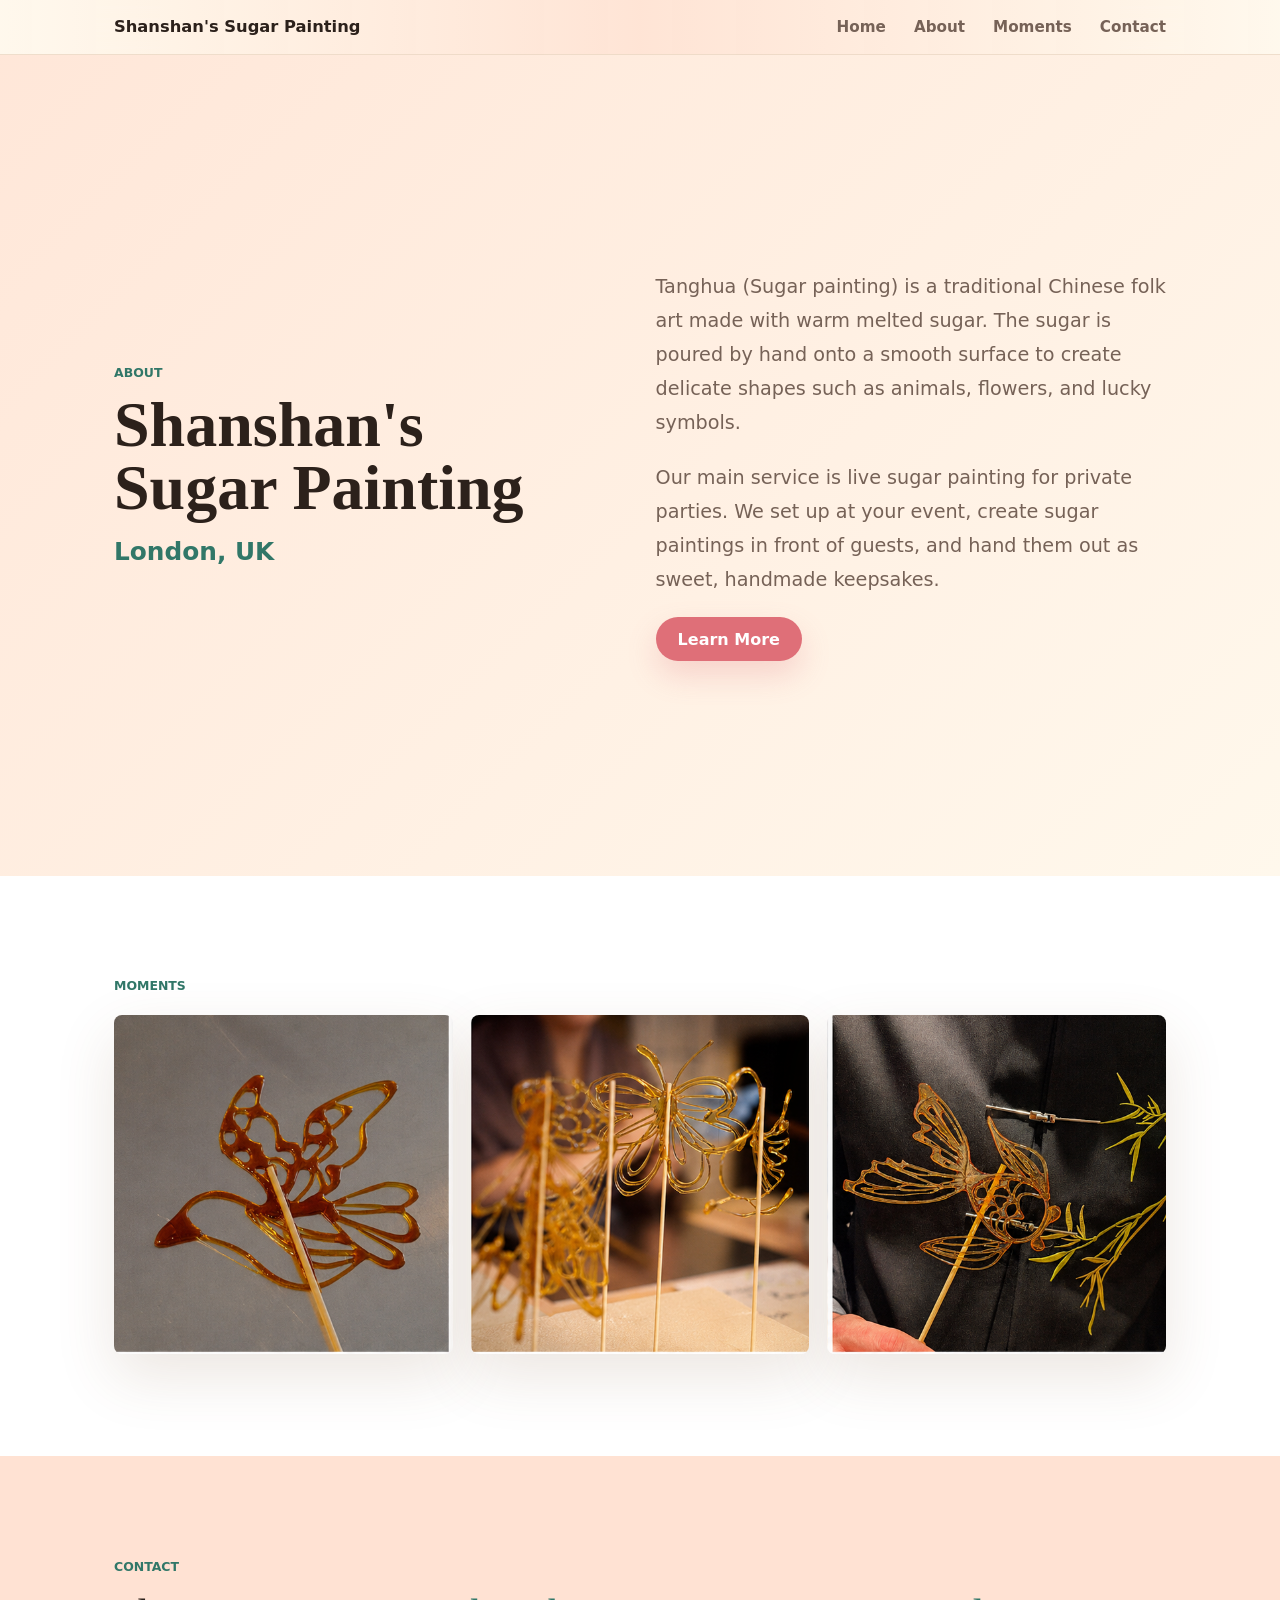
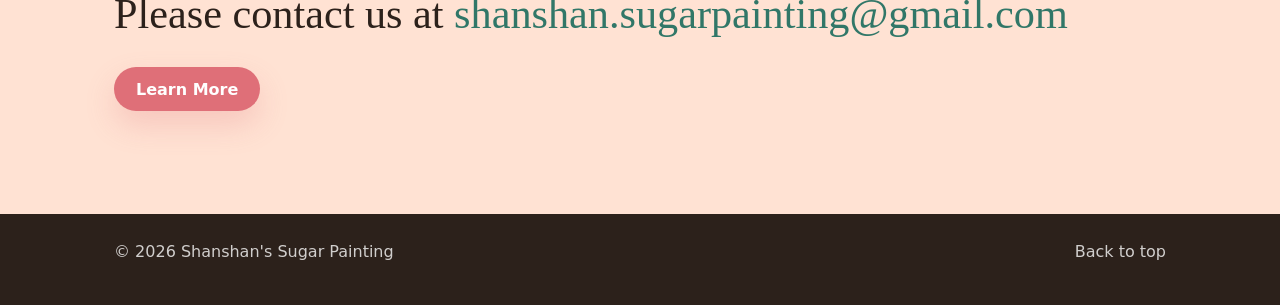
<file: index.html>
<!doctype html>
<html lang="zh-CN">
  <head>
    <meta charset="utf-8" />
    <meta name="viewport" content="width=device-width, initial-scale=1" />
    <title>Shanshan's Sugar Painting | 手工糖画体验</title>
    <meta
      name="description"
      content="Shanshan's Sugar Painting brings warm, child-friendly Chinese sugar painting workshops and party experiences to families in London."
    />
    <link rel="stylesheet" href="styles.css" />
  </head>
  <body>
    <header class="site-header" data-header>
      <a class="brand" href="index.html" aria-label="Shanshan's Sugar Painting home">
        <span>
          <strong>Shanshan's Sugar Painting</strong>
        </span>
      </a>
      <button class="menu-toggle" type="button" aria-controls="site-nav" aria-expanded="false" data-menu-toggle>
        <span></span>
        <span></span>
        <span></span>
      </button>
      <nav class="nav-links" id="site-nav" aria-label="Primary navigation" data-nav>
        <a href="index.html">Home</a>
        <a href="about.html">About</a>
        <a href="moments.html">Moments</a>
        <a href="contact.html">Contact</a>
      </nav>
    </header>

    <main id="top">
      <section class="about home-about" id="about" aria-label="About sugar painting">
        <div class="section-heading-simple">
          <p class="section-kicker">About</p>
          <h1>Shanshan's Sugar Painting</h1>
          <p class="home-subtitle">London, UK</p>
        </div>
        <div class="about-copy">
          <p>
            Tanghua (Sugar painting) is a traditional Chinese folk art made with warm melted sugar.
            The sugar is poured by hand onto a smooth surface to create delicate shapes such as
            animals, flowers, and lucky symbols.
          </p>
          <p>
            Our main service is live sugar painting for private parties. We set up at your event,
            create sugar paintings in front of guests, and hand them out as sweet, handmade keepsakes.
          </p>
          <a class="button primary" href="about.html">Learn More</a>
        </div>
      </section>

      <a class="moments" id="moments" href="moments.html" aria-label="View Moments page">
        <p class="section-kicker">Moments</p>
        <div class="moments-photos" aria-hidden="true">
          <img src="assets/moment-1.png" alt="" />
          <img src="assets/moment-2.png" alt="" />
          <img src="assets/moment-3.png" alt="" />
        </div>
      </a>

      <section class="contact-line" id="contact" aria-label="Contact">
        <p class="section-kicker">Contact</p>
        <p>
          Please contact us at
          <a href="mailto:shanshan.sugarpainting@gmail.com">shanshan.sugarpainting@gmail.com</a>
        </p>
        <a class="button primary" href="contact.html">Learn More</a>
      </section>
    </main>

    <footer class="site-footer">
      <p>© <span data-year></span> Shanshan's Sugar Painting</p>
      <a href="#top">Back to top</a>
    </footer>

    <script src="script.js"></script>
  </body>
</html>
</file>
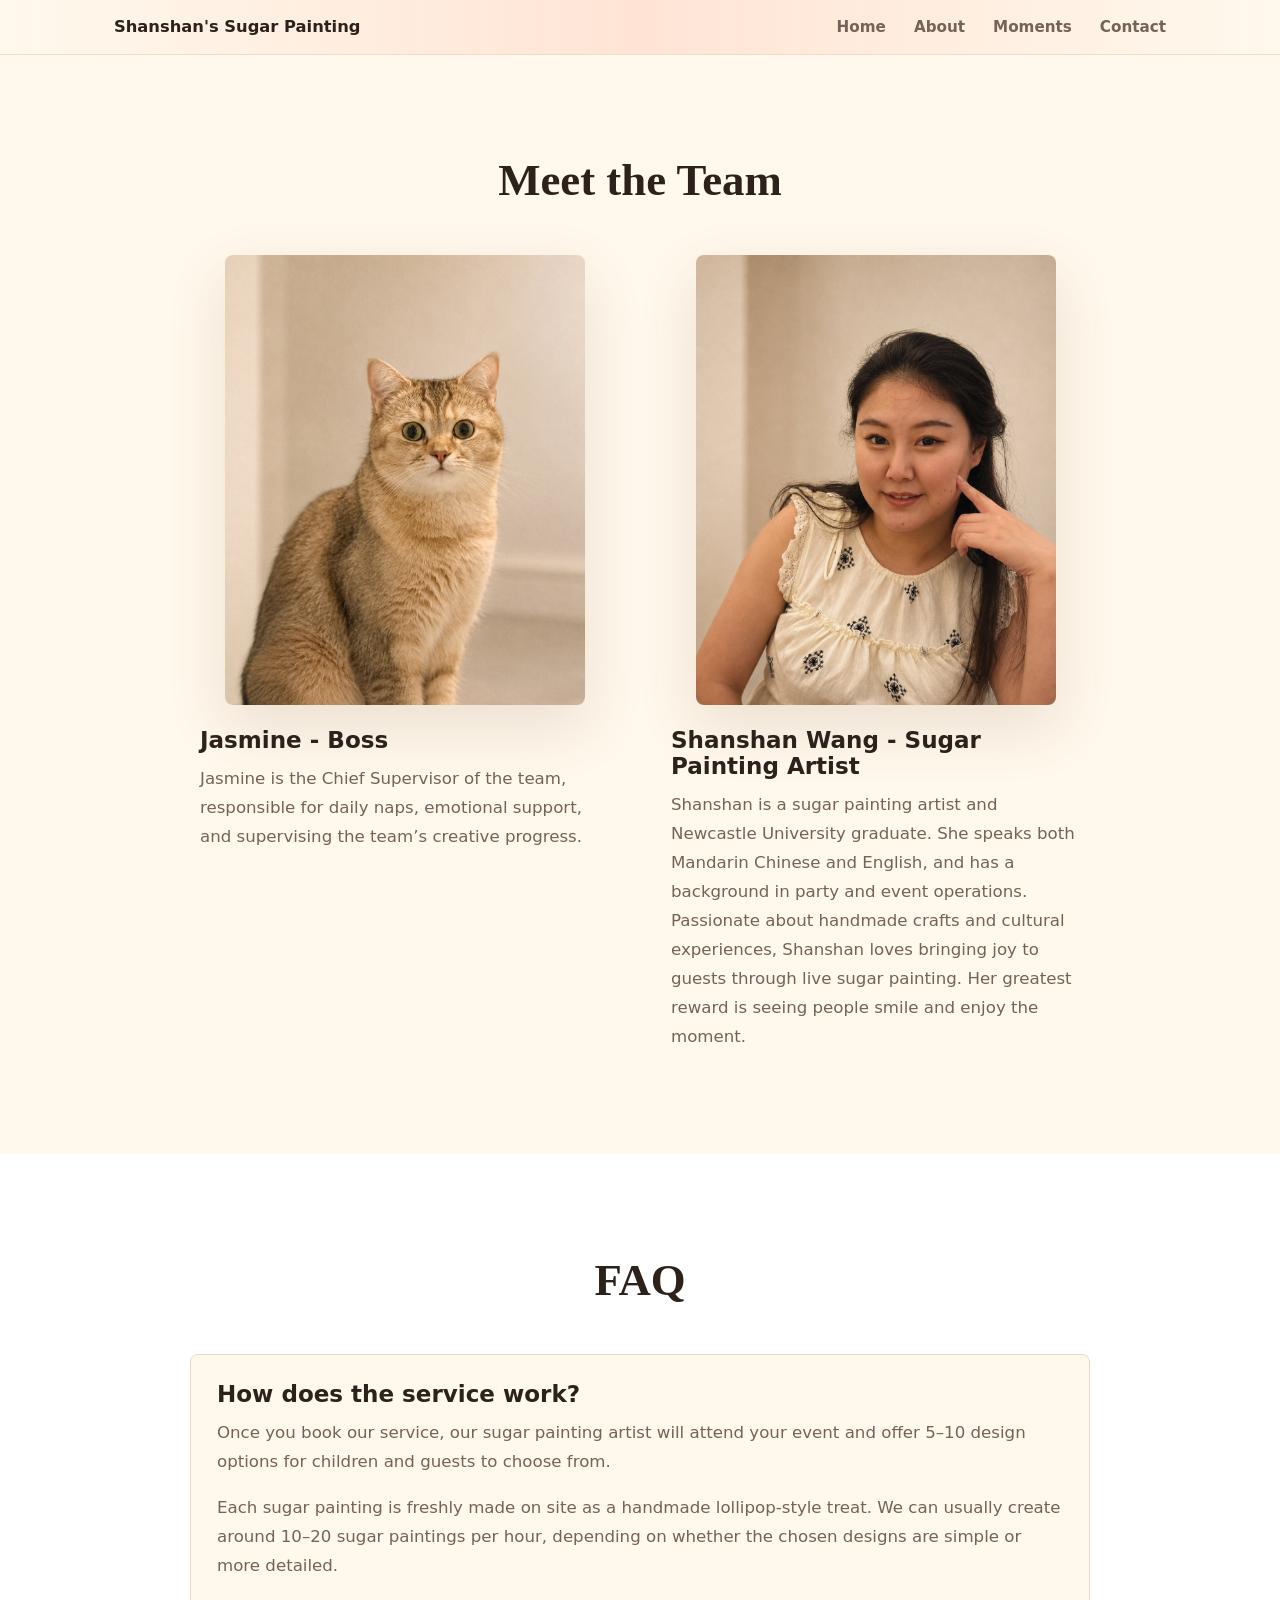
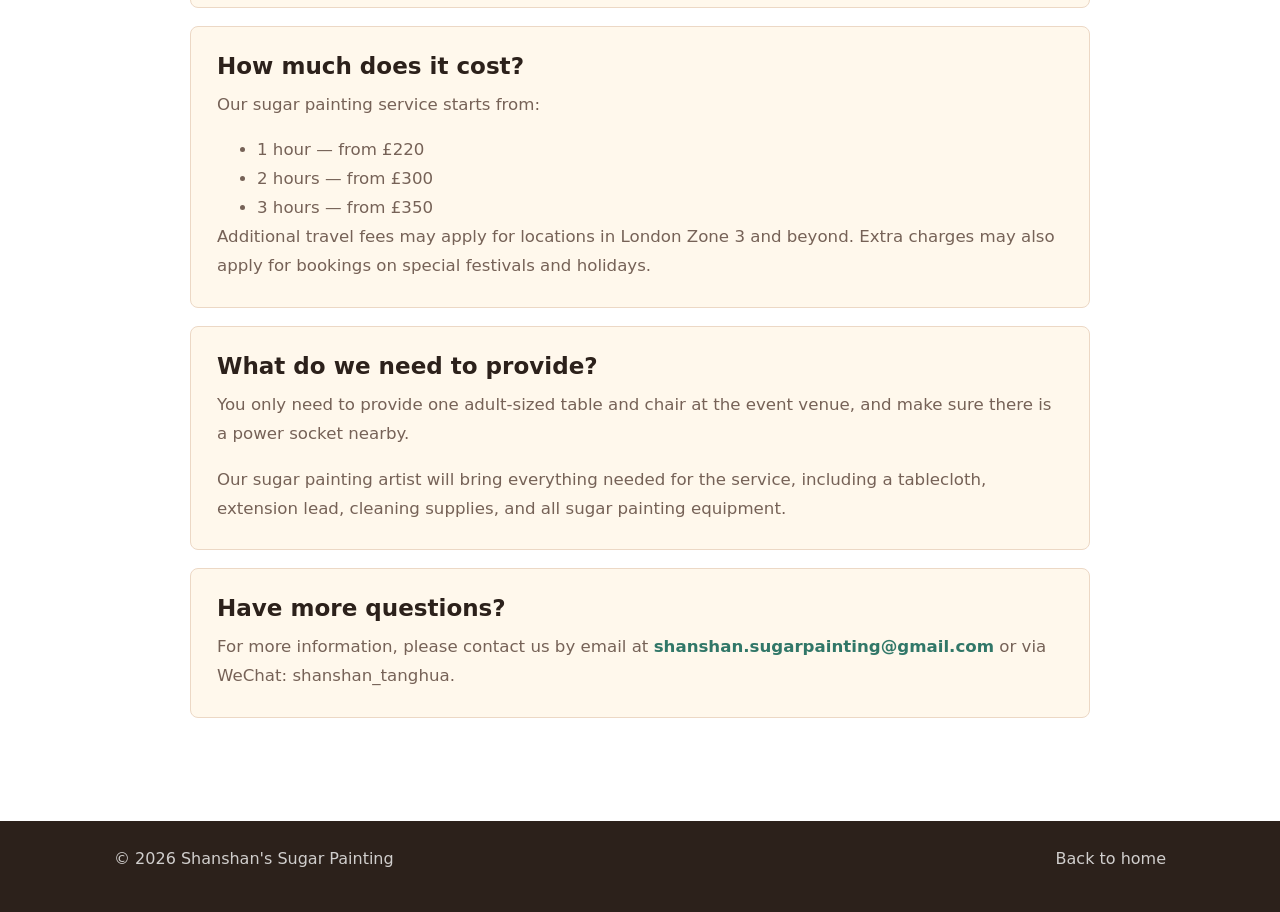
<file: about.html>
<!doctype html>
<html lang="en">
  <head>
    <meta charset="utf-8" />
    <meta name="viewport" content="width=device-width, initial-scale=1" />
    <title>About | Shanshan's Sugar Painting</title>
    <meta
      name="description"
      content="Meet the Shanshan's Sugar Painting team and read frequently asked questions about live sugar painting events."
    />
    <link rel="stylesheet" href="styles.css" />
  </head>
  <body>
    <header class="site-header" data-header>
      <a class="brand" href="index.html" aria-label="Shanshan's Sugar Painting home">
        <span>
          <strong>Shanshan's Sugar Painting</strong>
        </span>
      </a>
      <button class="menu-toggle" type="button" aria-controls="site-nav" aria-expanded="false" data-menu-toggle>
        <span></span>
        <span></span>
        <span></span>
      </button>
      <nav class="nav-links" id="site-nav" aria-label="Primary navigation" data-nav>
        <a href="index.html">Home</a>
        <a href="about.html">About</a>
        <a href="moments.html">Moments</a>
        <a href="contact.html">Contact</a>
      </nav>
    </header>

    <main>
      <section class="page-section team-section" aria-labelledby="team-title">
        <h1 id="team-title">Meet the Team</h1>
        <div class="team-grid">
          <article class="team-member">
            <img src="assets/jasmine-cat.png" alt="Jasmine the cat" />
            <div>
              <h2>Jasmine - Boss</h2>
              <p>
                Jasmine is the Chief Supervisor of the team, responsible for daily naps, emotional
                support, and supervising the team’s creative progress.
              </p>
            </div>
          </article>
          <article class="team-member">
            <img src="assets/shanshan-portrait.png" alt="Shanshan Wang" />
            <div>
              <h2>Shanshan Wang - Sugar Painting Artist</h2>
              <p>
                Shanshan is a sugar painting artist and Newcastle University graduate. She speaks
                both Mandarin Chinese and English, and has a background in party and event
                operations. Passionate about handmade crafts and cultural experiences, Shanshan
                loves bringing joy to guests through live sugar painting. Her greatest reward is
                seeing people smile and enjoy the moment.
              </p>
            </div>
          </article>
        </div>
      </section>

      <section class="page-section faq-section" aria-labelledby="faq-title">
        <h1 id="faq-title">FAQ</h1>
        <div class="faq-list">
          <article>
            <h2>How does the service work?</h2>
            <p>
              Once you book our service, our sugar painting artist will attend your event and offer
              5–10 design options for children and guests to choose from.
            </p>
            <p>
              Each sugar painting is freshly made on site as a handmade lollipop-style treat. We can
              usually create around 10–20 sugar paintings per hour, depending on whether the chosen
              designs are simple or more detailed.
            </p>
          </article>
          <article>
            <h2>How much does it cost?</h2>
            <p>Our sugar painting service starts from:</p>
            <ul>
              <li>1 hour — from £220</li>
              <li>2 hours — from £300</li>
              <li>3 hours — from £350</li>
            </ul>
            <p>
              Additional travel fees may apply for locations in London Zone 3 and beyond. Extra
              charges may also apply for bookings on special festivals and holidays.
            </p>
          </article>
          <article>
            <h2>What do we need to provide?</h2>
            <p>
              You only need to provide one adult-sized table and chair at the event venue, and make
              sure there is a power socket nearby.
            </p>
            <p>
              Our sugar painting artist will bring everything needed for the service, including a
              tablecloth, extension lead, cleaning supplies, and all sugar painting equipment.
            </p>
          </article>
          <article>
            <h2>Have more questions?</h2>
            <p>
              For more information, please contact us by email at
              <a href="mailto:shanshan.sugarpainting@gmail.com">shanshan.sugarpainting@gmail.com</a>
              or via WeChat: shanshan_tanghua.
            </p>
          </article>
        </div>
      </section>
    </main>

    <footer class="site-footer">
      <p>© <span data-year></span> Shanshan's Sugar Painting</p>
      <a href="index.html">Back to home</a>
    </footer>

    <script src="script.js"></script>
  </body>
</html>
</file>
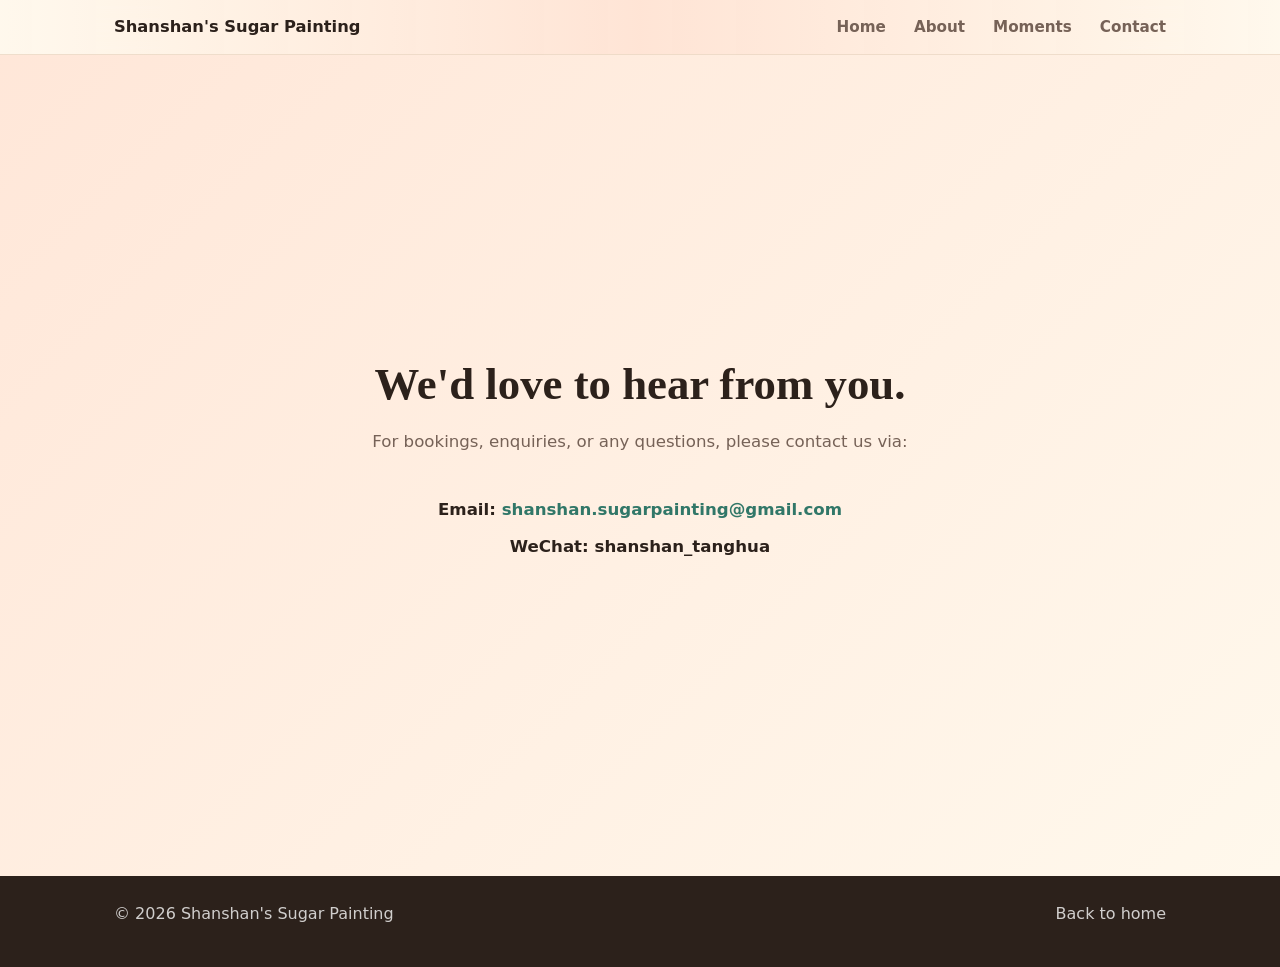
<file: contact.html>
<!doctype html>
<html lang="en">
  <head>
    <meta charset="utf-8" />
    <meta name="viewport" content="width=device-width, initial-scale=1" />
    <title>Contact | Shanshan's Sugar Painting</title>
    <meta
      name="description"
      content="Contact Shanshan's Sugar Painting for bookings, enquiries, and live sugar painting events."
    />
    <link rel="stylesheet" href="styles.css" />
  </head>
  <body>
    <header class="site-header" data-header>
      <a class="brand" href="index.html" aria-label="Shanshan's Sugar Painting home">
        <span>
          <strong>Shanshan's Sugar Painting</strong>
        </span>
      </a>
      <button class="menu-toggle" type="button" aria-controls="site-nav" aria-expanded="false" data-menu-toggle>
        <span></span>
        <span></span>
        <span></span>
      </button>
      <nav class="nav-links" id="site-nav" aria-label="Primary navigation" data-nav>
        <a href="index.html">Home</a>
        <a href="about.html">About</a>
        <a href="moments.html">Moments</a>
        <a href="contact.html">Contact</a>
      </nav>
    </header>

    <main>
      <section class="page-section contact-page" aria-labelledby="contact-title">
        <h1 id="contact-title">We'd love to hear from you.</h1>
        <p>For bookings, enquiries, or any questions, please contact us via:</p>
        <div class="contact-details">
          <p>
            Email:
            <a href="mailto:shanshan.sugarpainting@gmail.com">shanshan.sugarpainting@gmail.com</a>
          </p>
          <p>WeChat: shanshan_tanghua</p>
        </div>
      </section>
    </main>

    <footer class="site-footer">
      <p>© <span data-year></span> Shanshan's Sugar Painting</p>
      <a href="index.html">Back to home</a>
    </footer>

    <script src="script.js"></script>
  </body>
</html>
</file>
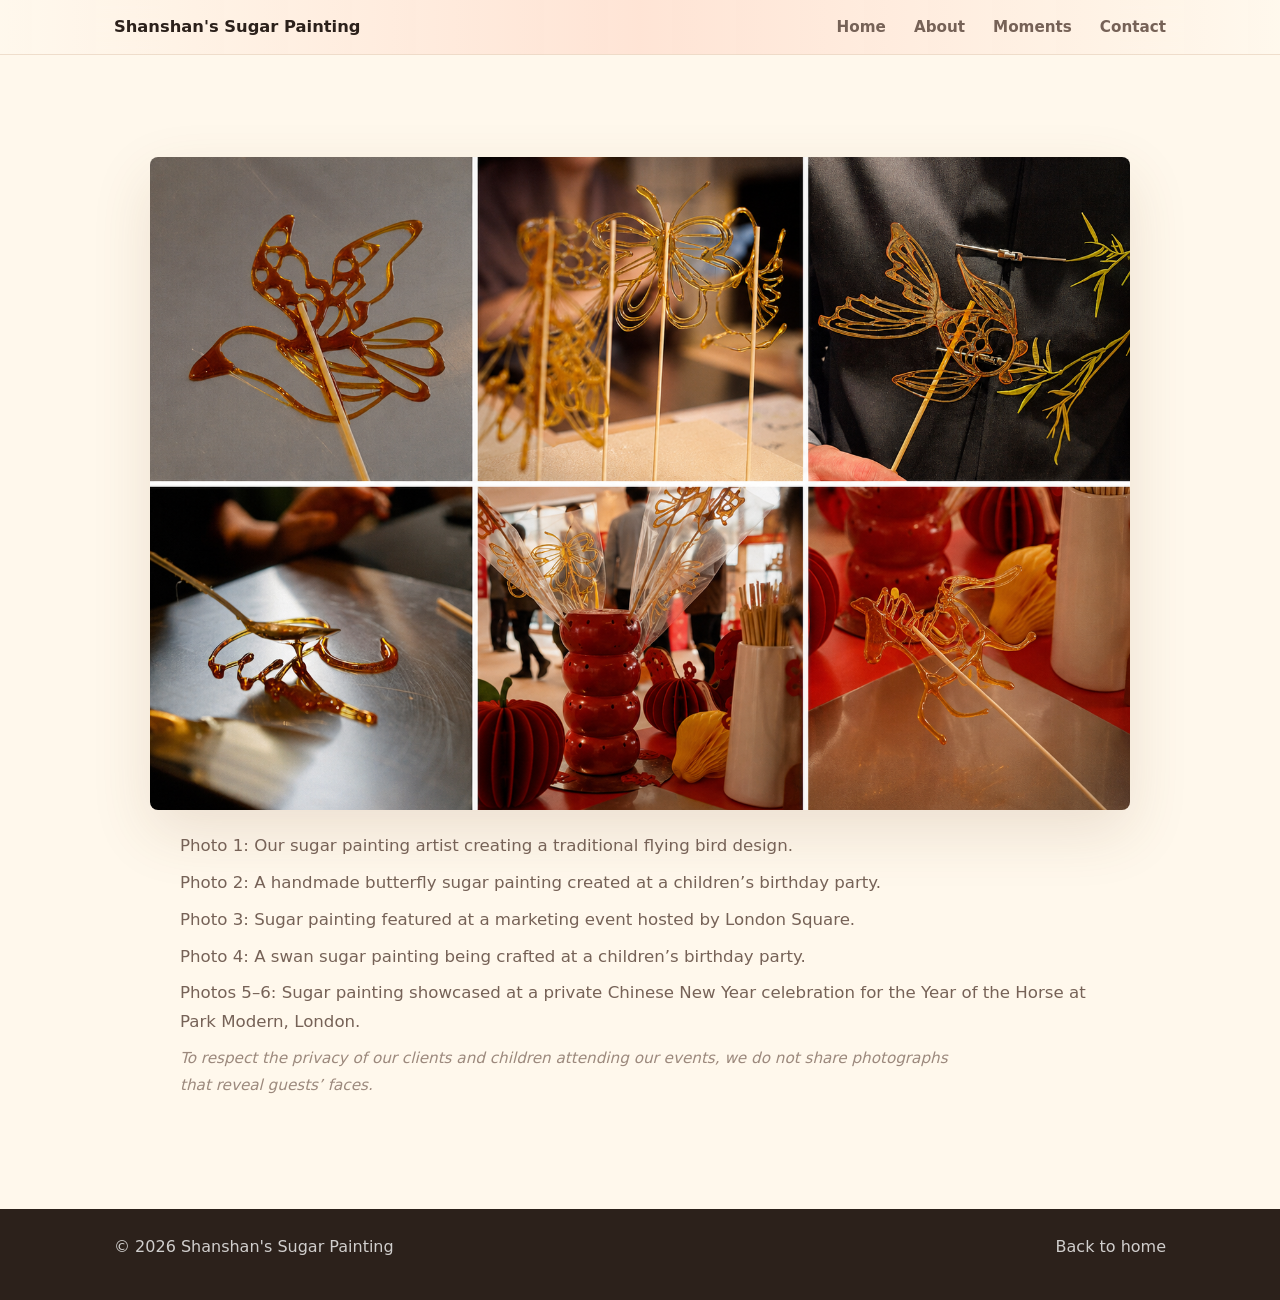
<file: moments.html>
<!doctype html>
<html lang="en">
  <head>
    <meta charset="utf-8" />
    <meta name="viewport" content="width=device-width, initial-scale=1" />
    <title>Moments | Shanshan's Sugar Painting</title>
    <meta
      name="description"
      content="View moments from Shanshan's Sugar Painting events, parties, and private celebrations."
    />
    <link rel="stylesheet" href="styles.css" />
  </head>
  <body>
    <header class="site-header" data-header>
      <a class="brand" href="index.html" aria-label="Shanshan's Sugar Painting home">
        <span>
          <strong>Shanshan's Sugar Painting</strong>
        </span>
      </a>
      <button class="menu-toggle" type="button" aria-controls="site-nav" aria-expanded="false" data-menu-toggle>
        <span></span>
        <span></span>
        <span></span>
      </button>
      <nav class="nav-links" id="site-nav" aria-label="Primary navigation" data-nav>
        <a href="index.html">Home</a>
        <a href="about.html">About</a>
        <a href="moments.html">Moments</a>
        <a href="contact.html">Contact</a>
      </nav>
    </header>

    <main>
      <section class="page-section moments-page" aria-label="Moments gallery">
        <figure>
          <img src="assets/moments-collage.png" alt="Sugar painting moments from events" />
          <figcaption>
            <p>Photo 1: Our sugar painting artist creating a traditional flying bird design.</p>
            <p>Photo 2: A handmade butterfly sugar painting created at a children’s birthday party.</p>
            <p>Photo 3: Sugar painting featured at a marketing event hosted by London Square.</p>
            <p>Photo 4: A swan sugar painting being crafted at a children’s birthday party.</p>
            <p>
              Photos 5–6: Sugar painting showcased at a private Chinese New Year celebration for the
              Year of the Horse at Park Modern, London.
            </p>
            <p class="privacy-note">
              To respect the privacy of our clients and children attending our events, we do not
              share photographs that reveal guests’ faces.
            </p>
          </figcaption>
        </figure>
      </section>
    </main>

    <footer class="site-footer">
      <p>© <span data-year></span> Shanshan's Sugar Painting</p>
      <a href="index.html">Back to home</a>
    </footer>

    <script src="script.js"></script>
  </body>
</html>
</file>
<file: styles.css>
:root {
  --cream: #fff8ec;
  --peach: #ffe2d3;
  --rose: #df6f78;
  --honey: #f1ad3d;
  --leaf: #317768;
  --ink: #2c211b;
  --soft-ink: #766257;
  --line: #ecd8c5;
  --white: #ffffff;
  --shadow: 0 22px 60px rgba(123, 76, 45, 0.14);
  --page-max: 1180px;
  --page-pad: clamp(24px, 5vw, 72px);
  --content-pad: max(var(--page-pad), calc((100vw - var(--page-max)) / 2 + var(--page-pad)));
}

* {
  box-sizing: border-box;
}

html {
  scroll-behavior: smooth;
}

body {
  margin: 0;
  background: var(--cream);
  color: var(--ink);
  font-family: ui-rounded, "Avenir Next", system-ui, -apple-system, BlinkMacSystemFont, "Segoe UI", sans-serif;
}

img {
  display: block;
  max-width: 100%;
}

a {
  color: inherit;
  text-decoration: none;
}

.site-header {
  position: sticky;
  top: 0;
  z-index: 10;
  display: grid;
  grid-template-columns: 1fr auto;
  align-items: center;
  gap: 28px;
  padding: 18px var(--content-pad);
  background:
    linear-gradient(90deg, rgba(255, 248, 236, 0.96), rgba(255, 226, 211, 0.92), rgba(255, 248, 236, 0.96));
  border-bottom: 1px solid rgba(236, 216, 197, 0.82);
  backdrop-filter: blur(14px);
}

.site-header > * {
  min-width: 0;
}

.site-header {
  grid-template-columns: minmax(0, 1fr) auto;
}

.site-header::before {
  content: "";
  display: none;
}

.brand {
  display: inline-flex;
  align-items: center;
  min-width: 0;
}

.brand strong,
.brand small {
  display: block;
  line-height: 1.05;
}

.brand strong {
  font-size: 1.02rem;
}

.brand small {
  margin-top: 4px;
  color: var(--soft-ink);
  font-size: 0.76rem;
}

.nav-links {
  display: flex;
  align-items: center;
  gap: 28px;
  color: var(--soft-ink);
  font-size: 0.95rem;
  font-weight: 700;
}

.menu-toggle {
  display: none;
  width: 44px;
  height: 44px;
  border: 1px solid var(--line);
  border-radius: 999px;
  background: rgba(255, 255, 255, 0.8);
  box-shadow: 0 10px 24px rgba(123, 76, 45, 0.1);
  cursor: pointer;
}

.menu-toggle span {
  display: block;
  width: 18px;
  height: 2px;
  margin: 4px auto;
  border-radius: 999px;
  background: var(--ink);
}

.nav-links a:hover,
.site-footer a:hover,
.contact-line a:hover {
  color: var(--leaf);
}

.button {
  display: inline-flex;
  align-items: center;
  justify-content: center;
  min-height: 44px;
  width: fit-content;
  border-radius: 999px;
  padding: 0 22px;
  font: inherit;
  font-weight: 800;
}

.button.primary {
  background: var(--rose);
  color: var(--white);
  box-shadow: 0 14px 30px rgba(223, 111, 120, 0.24);
}

.about,
.moments,
.contact-line,
.page-section {
  padding: clamp(72px, 8vw, 120px) var(--content-pad);
}

.section-kicker {
  margin: 0 0 14px;
  color: var(--leaf);
  font-size: 0.78rem;
  font-weight: 900;
  letter-spacing: 0;
  text-transform: uppercase;
}

h1,
h2,
p {
  margin-top: 0;
}

h1,
h2 {
  font-family: "Songti SC", "STSong", "SimSun", serif;
  letter-spacing: 0;
}

.about {
  min-height: calc(100svh - 79px);
  display: grid;
  grid-template-columns: minmax(0, 0.95fr) minmax(360px, 0.75fr);
  align-items: center;
  gap: clamp(44px, 8vw, 120px);
  background:
    linear-gradient(135deg, rgba(255, 226, 211, 0.78), rgba(255, 248, 236, 0.8)),
    var(--cream);
}

.home-about {
  display: grid;
  grid-template-columns: minmax(260px, 0.74fr) minmax(360px, 0.86fr);
  justify-content: center;
}

.section-heading-simple h1,
.about h1 {
  max-width: 760px;
  margin-bottom: 0;
  font-size: clamp(2.55rem, 5vw, 5.2rem);
  line-height: 0.98;
}

.home-subtitle {
  margin: 18px 0 0;
  color: var(--leaf);
  font-size: clamp(1.15rem, 2vw, 1.55rem);
  font-weight: 800;
}

.about-copy {
  display: grid;
  gap: 20px;
}

.about-copy p {
  margin-bottom: 0;
  color: var(--soft-ink);
  font-size: clamp(1.05rem, 1.5vw, 1.22rem);
  line-height: 1.78;
}

.moments {
  display: block;
  background: var(--white);
}

.moments .section-kicker {
  margin-bottom: 22px;
}

.moments-photos {
  display: grid;
  grid-template-columns: repeat(3, minmax(0, 1fr));
  gap: 18px;
}

.moments-photos img {
  width: 100%;
  aspect-ratio: 1 / 1;
  border-radius: 8px;
  object-fit: cover;
  box-shadow: var(--shadow);
}

.contact-line {
  background: var(--peach);
  text-align: left;
}

.contact-line > p:not(.section-kicker) {
  margin-bottom: 0;
  color: var(--ink);
  font-size: clamp(1.5rem, 3.3vw, 3.25rem);
  font-family: "Songti SC", "STSong", "SimSun", serif;
  line-height: 1.22;
}

.contact-line .button {
  margin-top: 28px;
}

.contact-line a {
  color: var(--leaf);
  overflow-wrap: anywhere;
}

.site-footer {
  display: flex;
  justify-content: space-between;
  gap: 20px;
  padding: 28px var(--content-pad);
  background: var(--ink);
  color: rgba(255, 255, 255, 0.78);
}

.page-section h1 {
  margin-bottom: clamp(30px, 4vw, 52px);
  text-align: center;
  font-size: clamp(2.05rem, 3.5vw, 3.85rem);
  line-height: 1.04;
}

.team-section {
  background: var(--cream);
}

.team-grid {
  display: grid;
  grid-template-columns: repeat(2, minmax(0, 1fr));
  gap: clamp(28px, 5vw, 62px);
  max-width: 880px;
  margin: 0 auto;
  align-items: start;
}

.team-member {
  display: grid;
  gap: 22px;
  align-content: start;
}

.team-member img {
  width: 100%;
  max-width: 360px;
  aspect-ratio: 4 / 5;
  border-radius: 8px;
  object-fit: cover;
  box-shadow: var(--shadow);
  justify-self: center;
}

.team-member h2,
.faq-list h2 {
  margin-bottom: 12px;
  font-family: inherit;
  font-size: clamp(1.18rem, 1.8vw, 1.45rem);
}

.team-member p,
.faq-list p,
.faq-list li,
.contact-page p,
.moments-page figcaption,
.privacy-note {
  color: var(--soft-ink);
  font-size: 1.04rem;
  line-height: 1.74;
}

.team-member p:last-child {
  margin-bottom: 0;
}

.faq-section {
  background: var(--white);
}

.faq-list {
  display: grid;
  gap: 18px;
  max-width: 900px;
  margin: 0 auto;
}

.faq-list article {
  padding: 26px;
  border: 1px solid var(--line);
  border-radius: 8px;
  background: var(--cream);
}

.faq-list p:last-child,
.faq-list ul {
  margin-bottom: 0;
}

.faq-list a,
.contact-page a {
  color: var(--leaf);
  font-weight: 800;
  overflow-wrap: anywhere;
}

.moments-page {
  background: var(--cream);
}

.moments-page figure {
  margin: 0 auto;
  width: min(100%, 980px);
}

.moments-page img {
  width: 100%;
  max-height: none;
  border-radius: 8px;
  object-fit: contain;
  box-shadow: var(--shadow);
}

.moments-page figcaption {
  margin: 22px auto 0;
  max-width: 920px;
  text-align: left;
}

.moments-page figcaption p {
  margin: 0 0 8px;
}

.privacy-note {
  max-width: 800px;
  margin: 18px 0 0;
  color: #9c897d;
  font-style: italic;
  text-align: left;
  font-size: 0.95rem;
}

.contact-page {
  min-height: calc(100svh - 79px);
  display: grid;
  align-content: center;
  justify-items: center;
  background:
    linear-gradient(135deg, rgba(255, 226, 211, 0.78), rgba(255, 248, 236, 0.8)),
    var(--cream);
  text-align: center;
}

.contact-page h1 {
  margin-bottom: 20px;
}

.contact-details {
  margin-top: 22px;
}

.contact-details p {
  margin-bottom: 8px;
  color: var(--ink);
  font-weight: 800;
}

@media (max-width: 920px) {
  .site-header {
    grid-template-columns: 1fr auto;
    gap: 14px;
    padding: 14px var(--page-pad);
  }

  .menu-toggle {
    display: block;
  }

  .nav-links {
    display: none;
    order: 3;
    grid-column: 1 / -1;
    padding: 12px 0 4px;
    font-size: 0.96rem;
  }

  .site-header.is-menu-open .nav-links {
    display: grid;
    gap: 12px;
  }

  .site-header.is-menu-open .nav-links a {
    padding: 12px 0;
    border-top: 1px solid rgba(236, 216, 197, 0.9);
  }

  .about,
  .home-about {
    grid-template-columns: 1fr;
  }

  .about {
    min-height: auto;
    padding-top: 64px;
  }

  .moments-photos {
    grid-template-columns: repeat(3, minmax(0, 1fr));
  }

  .team-grid {
    grid-template-columns: 1fr;
  }

  .about,
  .moments,
  .contact-line,
  .page-section {
    padding-inline: var(--page-pad);
  }

  .site-footer {
    padding-inline: var(--page-pad);
  }
}

@media (max-width: 560px) {
  .brand strong {
    max-width: 240px;
    overflow: hidden;
    text-overflow: ellipsis;
    white-space: nowrap;
  }

  .about h1 {
    font-size: clamp(3.1rem, 18vw, 4.8rem);
  }

  .moments-photos {
    grid-template-columns: 1fr;
  }

  .button {
    width: 100%;
  }

  .site-footer {
    display: grid;
  }
}
</file>
